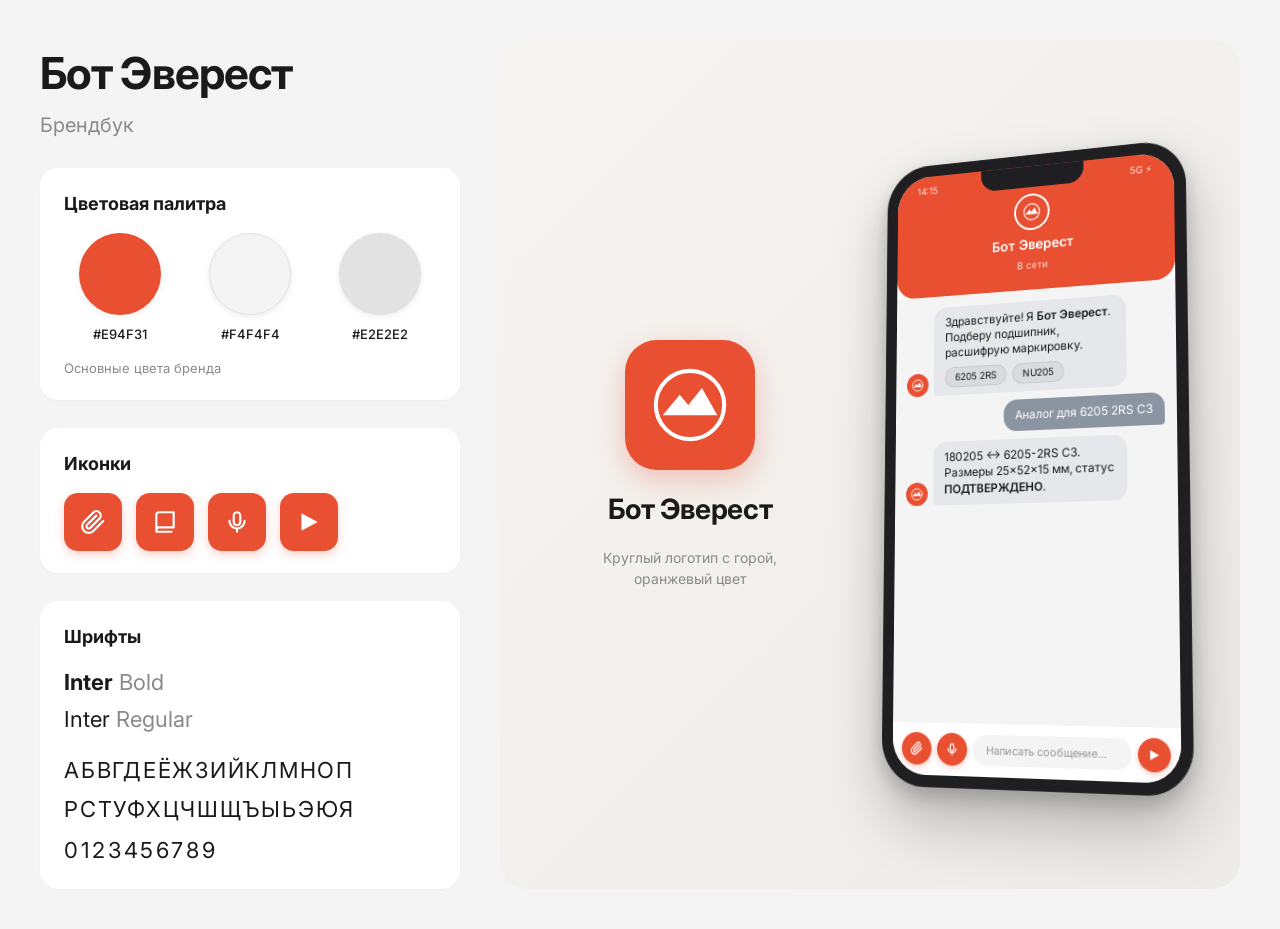
<file: ai-kb/public/brandbook.html>
<!DOCTYPE html>
<html lang="ru">
<head>
  <meta charset="UTF-8" />
  <meta name="viewport" content="width=device-width, initial-scale=1" />
  <title>Бот Эверест — Брендбук</title>
  <link rel="preconnect" href="https://fonts.googleapis.com" />
  <link rel="preconnect" href="https://fonts.gstatic.com" crossorigin />
  <link href="https://fonts.googleapis.com/css2?family=Inter:wght@400;500;700&display=swap" rel="stylesheet" />
  <style>
    :root {
      --brand: #E94F31;
      --paper: #F4F4F4;
      --grey: #E2E2E2;
      --ink: #1a1a1a;
      --muted: #8a8a8a;
      --card: #ffffff;
      --user: #8B95A2;
      --bot: #E6E7EA;
    }

    * { box-sizing: border-box; }

    html, body {
      margin: 0;
      padding: 0;
      background: var(--paper);
      color: var(--ink);
      font-family: "Inter", system-ui, -apple-system, sans-serif;
      font-size: 15px;
      line-height: 1.5;
      -webkit-font-smoothing: antialiased;
    }

    .page {
      max-width: 1400px;
      margin: 0 auto;
      padding: 40px;
      display: grid;
      grid-template-columns: 420px 1fr;
      gap: 40px;
      min-height: 100vh;
    }

    /* ---------- Left panel ---------- */
    .panel { display: flex; flex-direction: column; gap: 28px; }

    .title h1 {
      font-weight: 700;
      font-size: 44px;
      letter-spacing: -0.02em;
      margin: 0 0 4px;
    }
    .title p {
      color: var(--muted);
      font-size: 20px;
      margin: 0;
    }

    .section {
      background: var(--card);
      border-radius: 18px;
      padding: 22px 24px;
      box-shadow: 0 1px 2px rgba(0,0,0,0.03);
    }

    .section h2 {
      font-weight: 700;
      font-size: 18px;
      margin: 0 0 16px;
    }

    /* Colors */
    .colors {
      display: grid;
      grid-template-columns: repeat(3, 1fr);
      gap: 18px;
    }
    .swatch {
      display: flex;
      flex-direction: column;
      align-items: center;
      gap: 10px;
    }
    .swatch-dot {
      width: 82px;
      height: 82px;
      border-radius: 50%;
      box-shadow: 0 2px 6px rgba(0,0,0,0.08);
    }
    .swatch-dot.b1 { background: var(--brand); }
    .swatch-dot.b2 { background: var(--paper); border: 1px solid var(--grey); }
    .swatch-dot.b3 { background: var(--grey); }
    .swatch code {
      font-family: "Inter", monospace;
      font-size: 13px;
      font-weight: 500;
      color: var(--ink);
    }
    .colors-note {
      color: var(--muted);
      font-size: 13px;
      margin-top: 14px;
    }

    /* Icons */
    .icons {
      display: flex;
      gap: 14px;
    }
    .icon {
      width: 58px;
      height: 58px;
      border-radius: 14px;
      background: var(--brand);
      color: #fff;
      display: inline-flex;
      align-items: center;
      justify-content: center;
      box-shadow: 0 4px 10px rgba(233,79,49,0.25);
    }
    .icon svg { width: 26px; height: 26px; }

    /* Fonts */
    .fonts-names {
      display: flex;
      flex-direction: column;
      gap: 4px;
      margin-bottom: 18px;
    }
    .font-row {
      font-size: 22px;
    }
    .font-row strong { font-weight: 700; }
    .font-row span { color: var(--muted); font-weight: 400; }

    .font-sample {
      font-size: 22px;
      letter-spacing: 0.08em;
      margin: 6px 0;
    }
    .font-digits {
      font-size: 22px;
      letter-spacing: 0.12em;
      margin-top: 8px;
    }

    /* ---------- Right panel ---------- */
    .stage {
      background: linear-gradient(135deg, #F7F5F2 0%, #ECEBE8 100%);
      border-radius: 28px;
      padding: 40px 48px;
      position: relative;
      display: grid;
      grid-template-columns: minmax(220px, 340px) 1fr;
      gap: 40px;
      align-items: center;
      overflow: hidden;
    }

    .logo-card {
      display: flex;
      flex-direction: column;
      align-items: center;
      gap: 18px;
      text-align: center;
    }
    .logo-badge {
      width: 130px;
      height: 130px;
      border-radius: 32px;
      background: var(--brand);
      color: #fff;
      display: inline-flex;
      align-items: center;
      justify-content: center;
      box-shadow: 0 10px 30px rgba(233,79,49,0.3);
    }
    .logo-badge svg { width: 82px; height: 82px; }
    .logo-card h3 {
      margin: 0;
      font-weight: 700;
      font-size: 28px;
      letter-spacing: -0.01em;
    }
    .logo-card p {
      margin: 0;
      color: var(--muted);
      font-size: 14px;
      line-height: 1.45;
      max-width: 220px;
    }

    /* ---------- Phone mockup ---------- */
    .phone-wrap {
      display: flex;
      justify-content: center;
      position: relative;
      padding: 10px 0;
    }

    .phone {
      width: 320px;
      height: 640px;
      border-radius: 46px;
      background: #1f1f22;
      padding: 12px;
      box-shadow:
        0 30px 60px rgba(0,0,0,0.25),
        0 8px 20px rgba(0,0,0,0.18),
        inset 0 0 0 1px rgba(255,255,255,0.04);
      transform: perspective(1400px) rotateY(-18deg) rotateX(6deg) rotate(-2deg);
      transform-origin: center;
    }

    .phone-screen {
      width: 100%;
      height: 100%;
      border-radius: 36px;
      background: #fff;
      overflow: hidden;
      display: flex;
      flex-direction: column;
      position: relative;
    }

    .phone-notch {
      position: absolute;
      top: 0;
      left: 50%;
      transform: translateX(-50%);
      width: 110px;
      height: 22px;
      background: #1f1f22;
      border-radius: 0 0 16px 16px;
      z-index: 2;
    }

    .phone-statusbar {
      width: 100%;
      display: flex;
      justify-content: space-between;
      padding: 0 4px;
      font-size: 10px;
      color: #fff;
      opacity: 0.85;
      position: relative;
      z-index: 1;
    }

    .phone-header {
      background: var(--brand);
      color: #fff;
      padding: 8px 18px 18px;
      border-radius: 0 0 20px 20px;
      display: flex;
      flex-direction: column;
      align-items: center;
      gap: 4px;
      position: relative;
    }

    .phone-header .small-logo {
      width: 38px;
      height: 38px;
      border: 2px solid #fff;
      border-radius: 50%;
      display: inline-flex;
      align-items: center;
      justify-content: center;
      margin-top: 2px;
    }
    .phone-header .small-logo svg { width: 20px; height: 20px; color: #fff; }
    .phone-header h4 { font-size: 14px; font-weight: 600; margin: 0; }
    .phone-header .sub { font-size: 10px; opacity: 0.85; }

    .phone-chat {
      flex: 1;
      padding: 12px;
      display: flex;
      flex-direction: column;
      gap: 8px;
      background: #F4F4F4;
      overflow: hidden;
    }

    .phone-row { display: flex; gap: 6px; align-items: flex-end; }
    .phone-row.user { justify-content: flex-end; }
    .phone-avatar {
      width: 24px;
      height: 24px;
      border-radius: 50%;
      background: var(--brand);
      color: #fff;
      display: inline-flex;
      align-items: center;
      justify-content: center;
      flex: none;
    }
    .phone-avatar svg { width: 14px; height: 14px; }
    .bubble {
      max-width: 75%;
      padding: 8px 12px;
      border-radius: 14px;
      font-size: 12px;
      line-height: 1.35;
      word-wrap: break-word;
    }
    .bubble.bot { background: var(--bot); color: var(--ink); border-bottom-left-radius: 4px; }
    .bubble.user { background: var(--user); color: #fff; border-bottom-right-radius: 4px; }
    .bubble strong { font-weight: 600; }

    .phone-chips { display: flex; gap: 6px; flex-wrap: wrap; margin-top: 6px; }
    .phone-chip {
      background: rgba(0,0,0,0.05);
      border: 1px solid rgba(0,0,0,0.08);
      border-radius: 999px;
      padding: 3px 10px;
      font-size: 10px;
    }

    .phone-composer {
      padding: 10px;
      display: flex;
      align-items: center;
      gap: 6px;
      background: #fff;
      border-top: 1px solid rgba(0,0,0,0.05);
    }
    .phone-btn {
      width: 32px;
      height: 32px;
      border-radius: 50%;
      background: var(--brand);
      color: #fff;
      display: inline-flex;
      align-items: center;
      justify-content: center;
      flex: none;
      box-shadow: 0 2px 6px rgba(233,79,49,0.28);
    }
    .phone-btn svg { width: 14px; height: 14px; }
    .phone-input {
      flex: 1;
      background: #F4F4F4;
      border-radius: 999px;
      padding: 7px 14px;
      font-size: 11px;
      color: #999;
    }

    /* Между 1100 и 1280px двухколоночная сцена впритык — складываем
       в одну колонку чуть раньше, иначе телефон 320px обрезается. */
    @media (max-width: 1180px) {
      .stage { grid-template-columns: 1fr; gap: 28px; padding: 32px; }
      .phone { transform: perspective(1400px) rotateY(-10deg) rotate(-1deg); }
    }

    @media (max-width: 980px) {
      .page { grid-template-columns: 1fr; padding: 24px; }
      .stage { gap: 24px; padding: 24px; }
      .phone { transform: none; }
    }

    @media (max-width: 520px) {
      .phone { width: 260px; height: 520px; }
      .title h1 { font-size: 34px; }
    }
  </style>
</head>
<body>
  <main class="page">
    <!-- LEFT PANEL ------------------------------------------------ -->
    <aside class="panel">
      <div class="title">
        <h1>Бот Эверест</h1>
        <p>Брендбук</p>
      </div>

      <section class="section">
        <h2>Цветовая палитра</h2>
        <div class="colors">
          <div class="swatch"><div class="swatch-dot b1"></div><code>#E94F31</code></div>
          <div class="swatch"><div class="swatch-dot b2"></div><code>#F4F4F4</code></div>
          <div class="swatch"><div class="swatch-dot b3"></div><code>#E2E2E2</code></div>
        </div>
        <div class="colors-note">Основные цвета бренда</div>
      </section>

      <section class="section">
        <h2>Иконки</h2>
        <div class="icons">
          <div class="icon" role="img" aria-label="Прикрепить" title="Прикрепить"><svg viewBox="0 0 24 24" fill="none" stroke="currentColor" stroke-width="2" stroke-linecap="round" stroke-linejoin="round" aria-hidden="true" focusable="false"><path d="M21.44 11.05 12.25 20.24a6 6 0 0 1-8.49-8.49l8.57-8.57a4 4 0 0 1 5.66 5.66l-8.58 8.58a2 2 0 0 1-2.83-2.83l8.49-8.48"/></svg></div>
          <div class="icon" role="img" aria-label="База знаний" title="База знаний"><svg viewBox="0 0 24 24" fill="none" stroke="currentColor" stroke-width="2" stroke-linecap="round" stroke-linejoin="round" aria-hidden="true" focusable="false"><path d="M4 19.5A2.5 2.5 0 0 1 6.5 17H20V3H6.5A2.5 2.5 0 0 0 4 5.5v14zM4 19.5V21h14"/></svg></div>
          <div class="icon" role="img" aria-label="Микрофон" title="Микрофон"><svg viewBox="0 0 24 24" fill="none" stroke="currentColor" stroke-width="2" stroke-linecap="round" stroke-linejoin="round" aria-hidden="true" focusable="false"><rect x="9" y="3" width="6" height="12" rx="3"/><path d="M5 11a7 7 0 0 0 14 0M12 18v3"/></svg></div>
          <div class="icon" role="img" aria-label="Отправить" title="Отправить"><svg viewBox="0 0 24 24" fill="currentColor" aria-hidden="true" focusable="false"><path d="M5 4v16l15-8z"/></svg></div>
        </div>
      </section>

      <section class="section">
        <h2>Шрифты</h2>
        <div class="fonts-names">
          <div class="font-row"><strong>Inter</strong> <span>Bold</span></div>
          <div class="font-row">Inter <span>Regular</span></div>
        </div>
        <div class="font-sample">АБВГДЕЁЖЗИЙКЛМНОП</div>
        <div class="font-sample">РСТУФХЦЧШЩЪЫЬЭЮЯ</div>
        <div class="font-digits">0123456789</div>
      </section>
    </aside>

    <!-- RIGHT PANEL ----------------------------------------------- -->
    <section class="stage">
      <div class="logo-card">
        <div class="logo-badge">
          <svg viewBox="0 0 48 48" fill="none" stroke="currentColor" stroke-width="2.4" stroke-linecap="round" stroke-linejoin="round">
            <circle cx="24" cy="24" r="20"/>
            <path d="M8 30 L18 18 L23 24 L31 14 L40 30 Z" fill="currentColor" stroke="none"/>
          </svg>
        </div>
        <h3>Бот Эверест</h3>
        <p>Круглый логотип с горой, оранжевый цвет</p>
      </div>

      <div class="phone-wrap">
        <div class="phone">
          <div class="phone-screen">
            <div class="phone-notch"></div>
            <div class="phone-header">
              <div class="phone-statusbar">
                <span>14:15</span>
                <span>5G ⚡</span>
              </div>
              <div class="small-logo">
                <svg viewBox="0 0 48 48" fill="none" stroke="currentColor" stroke-width="2.8" stroke-linecap="round" stroke-linejoin="round">
                  <circle cx="24" cy="24" r="20"/>
                  <path d="M8 30 L18 18 L23 24 L31 14 L40 30 Z" fill="currentColor" stroke="none"/>
                </svg>
              </div>
              <h4>Бот Эверест</h4>
              <div class="sub">В сети</div>
            </div>

            <div class="phone-chat">
              <div class="phone-row">
                <div class="phone-avatar">
                  <svg viewBox="0 0 48 48" fill="none" stroke="currentColor" stroke-width="3" stroke-linecap="round" stroke-linejoin="round">
                    <circle cx="24" cy="24" r="20"/>
                    <path d="M8 30 L18 18 L23 24 L31 14 L40 30 Z" fill="currentColor" stroke="none"/>
                  </svg>
                </div>
                <div class="bubble bot">
                  Здравствуйте! Я <strong>Бот Эверест</strong>. Подберу подшипник, расшифрую маркировку.
                  <div class="phone-chips">
                    <span class="phone-chip">6205 2RS</span>
                    <span class="phone-chip">NU205</span>
                  </div>
                </div>
              </div>

              <div class="phone-row user">
                <div class="bubble user">Аналог для 6205 2RS C3</div>
              </div>

              <div class="phone-row">
                <div class="phone-avatar">
                  <svg viewBox="0 0 48 48" fill="none" stroke="currentColor" stroke-width="3" stroke-linecap="round" stroke-linejoin="round">
                    <circle cx="24" cy="24" r="20"/>
                    <path d="M8 30 L18 18 L23 24 L31 14 L40 30 Z" fill="currentColor" stroke="none"/>
                  </svg>
                </div>
                <div class="bubble bot">180205 ↔ 6205-2RS C3. Размеры 25×52×15 мм, статус <strong>ПОДТВЕРЖДЕНО</strong>.</div>
              </div>
            </div>

            <div class="phone-composer">
              <div class="phone-btn">
                <svg viewBox="0 0 24 24" fill="none" stroke="currentColor" stroke-width="2.2" stroke-linecap="round" stroke-linejoin="round"><path d="M21.44 11.05 12.25 20.24a6 6 0 0 1-8.49-8.49l8.57-8.57a4 4 0 0 1 5.66 5.66l-8.58 8.58a2 2 0 0 1-2.83-2.83l8.49-8.48"/></svg>
              </div>
              <div class="phone-btn">
                <svg viewBox="0 0 24 24" fill="none" stroke="currentColor" stroke-width="2.2" stroke-linecap="round" stroke-linejoin="round"><rect x="9" y="3" width="6" height="12" rx="3"/><path d="M5 11a7 7 0 0 0 14 0M12 18v3"/></svg>
              </div>
              <div class="phone-input">Написать сообщение…</div>
              <div class="phone-btn">
                <svg viewBox="0 0 24 24" fill="currentColor"><path d="M5 4v16l15-8z"/></svg>
              </div>
            </div>
          </div>
        </div>
      </div>
    </section>
  </main>
</body>
</html>
</file>
